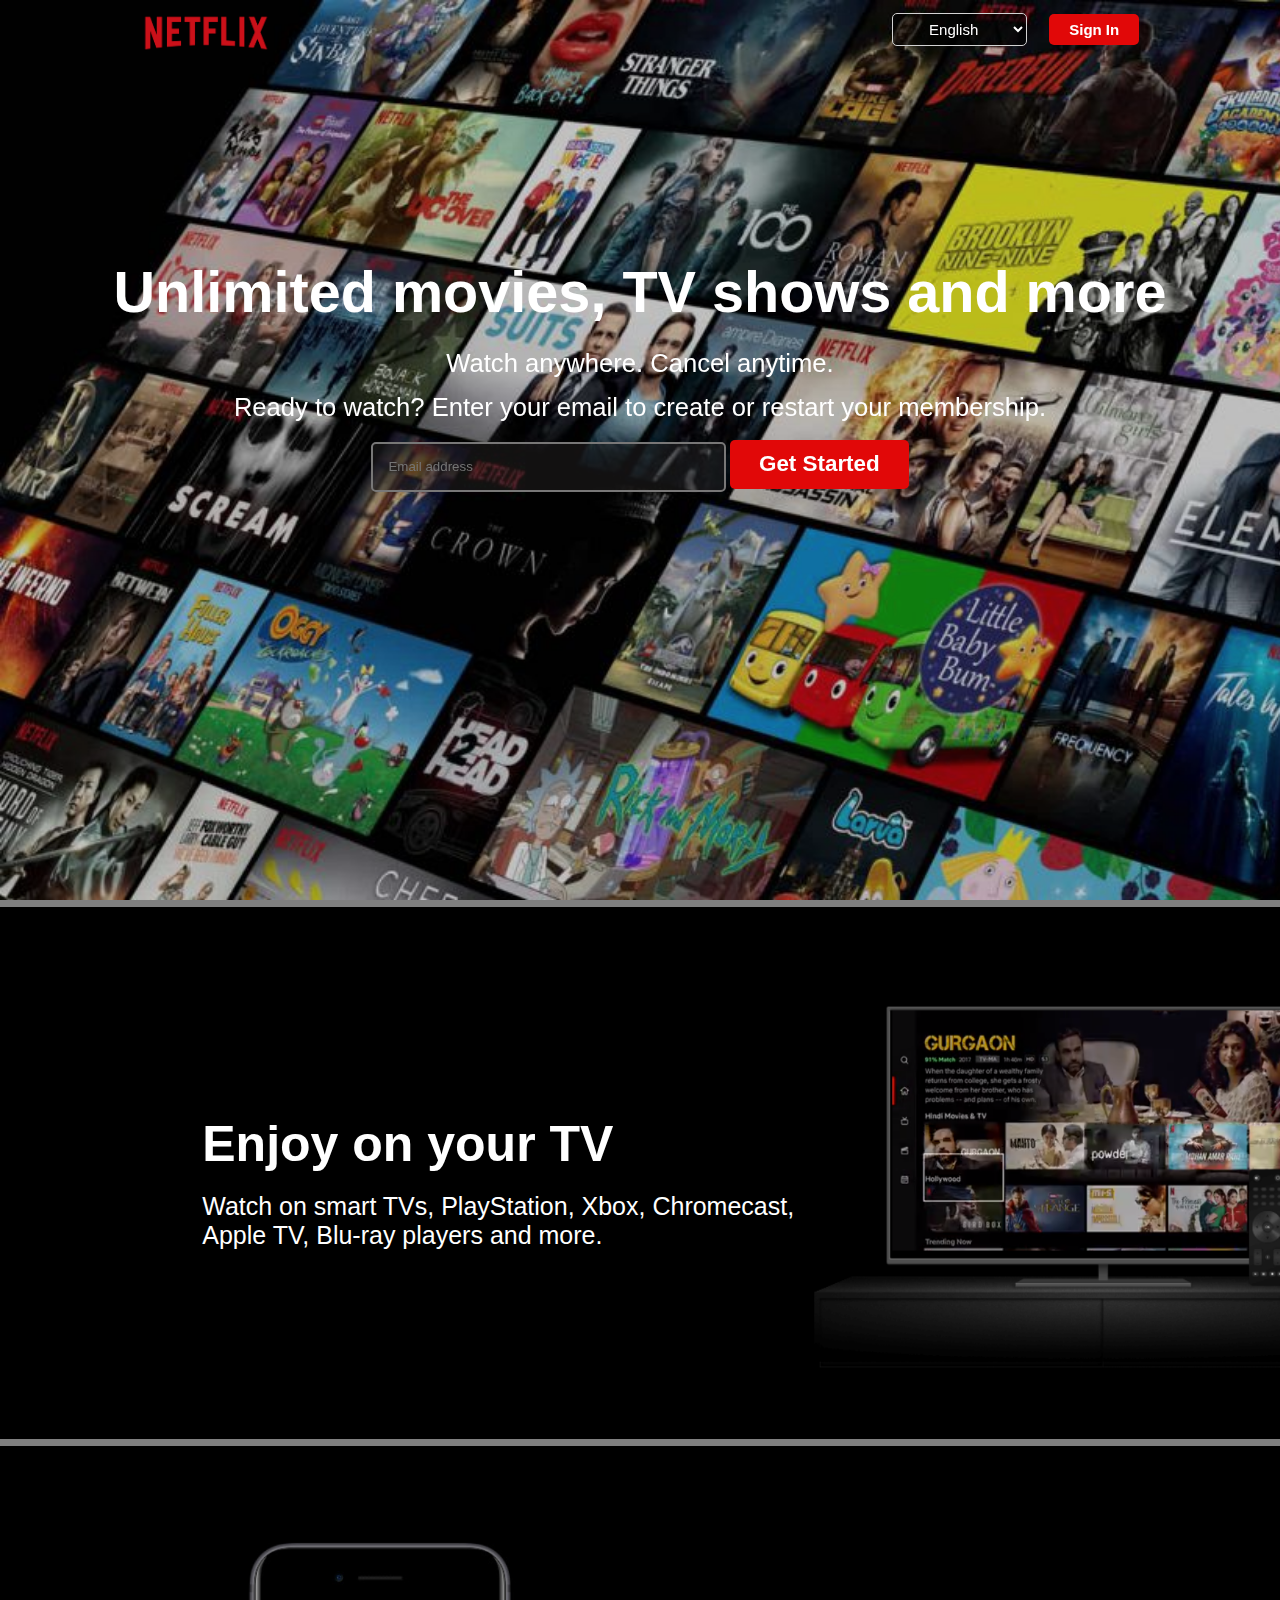
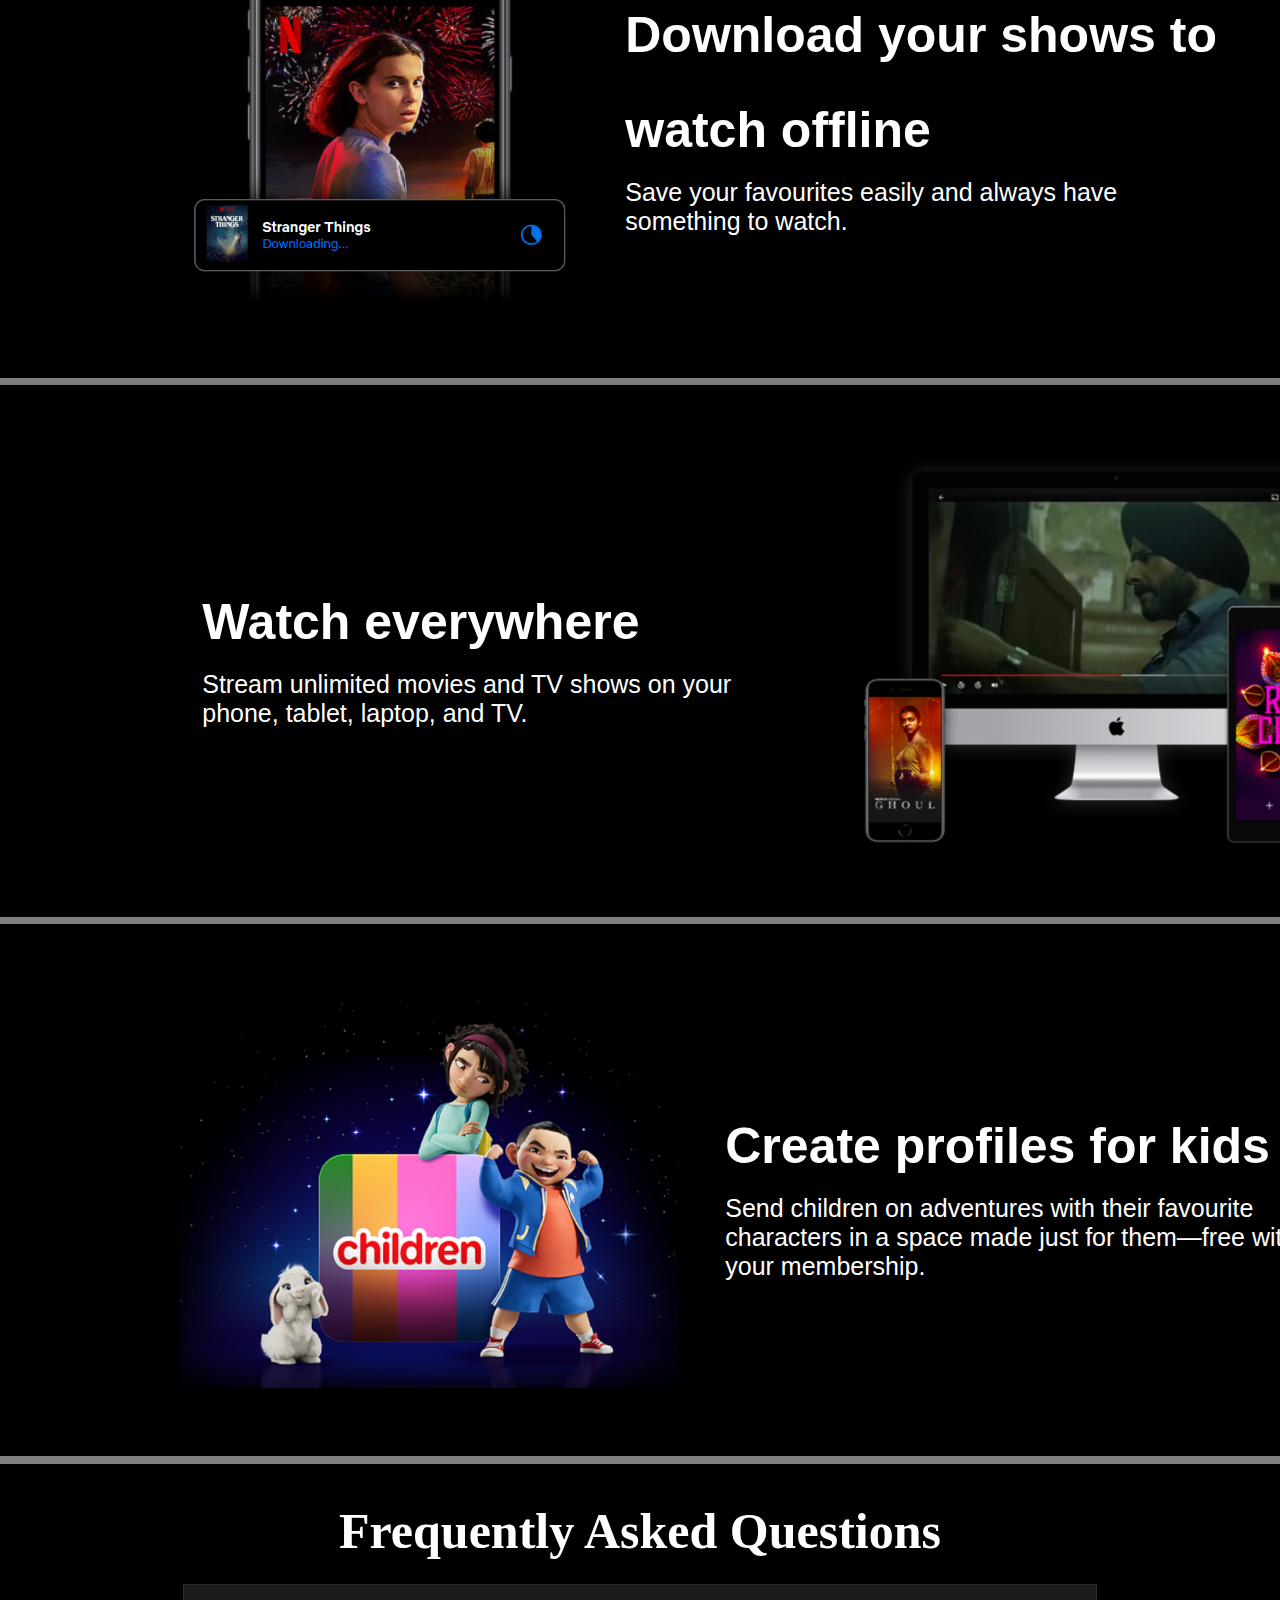
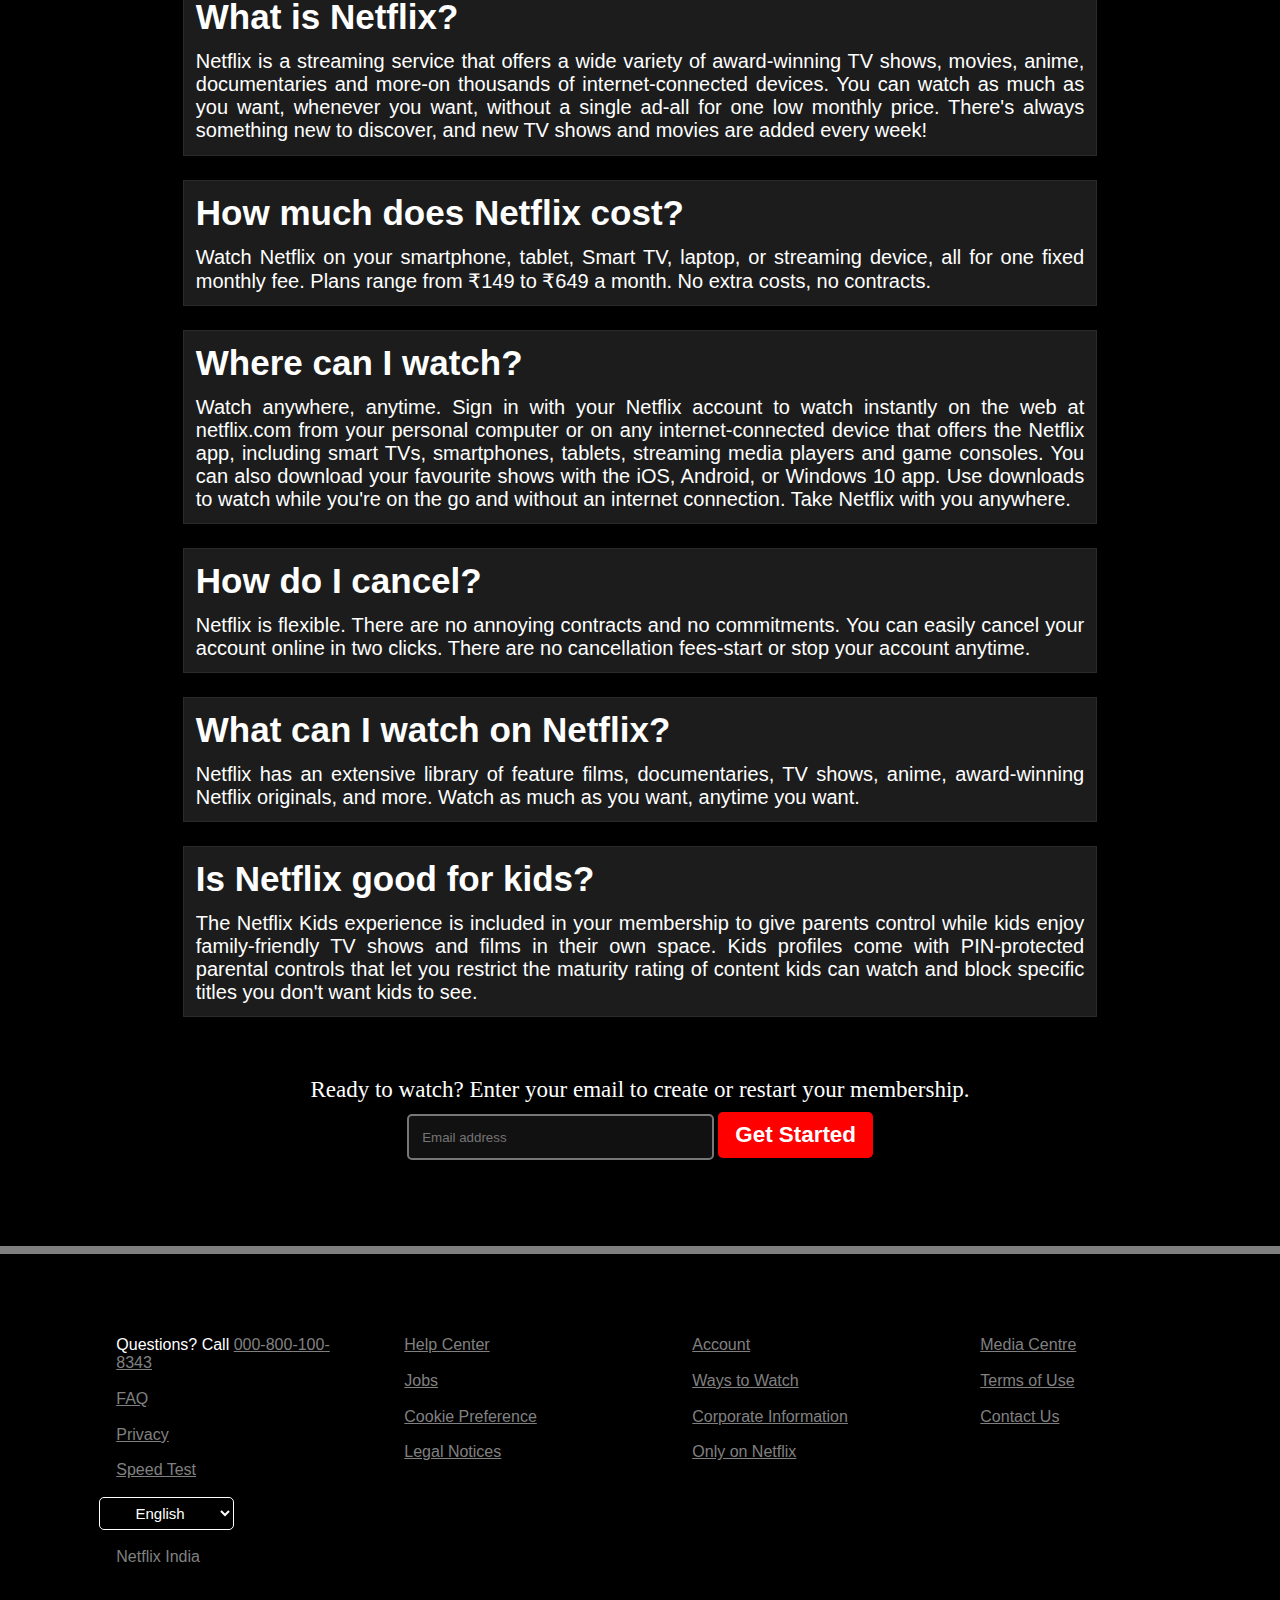
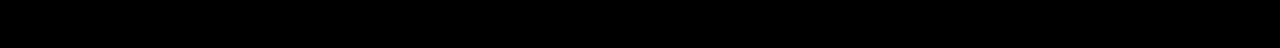
<file: index.html>
<!DOCTYPE html>
<html lang="en">

<head>
    <meta charset="UTF-8">
    <meta name="viewport" content="width=device-width, initial-scale=1.0">
    <title>Netflix - Watch TV Shows Online, Watch Movies Online</title>
    <link rel="icon" href="images/netflixlogo.webp">
    <link rel="stylesheet" href="style.css">
    <link rel="stylesheet" href="https://cdnjs.cloudflare.com/ajax/libs/font-awesome/6.5.1/css/all.min.css"
        integrity="sha512-DTOQO9RWCH3ppGqcWaEA1BIZOC6xxalwEsw9c2QQeAIftl+Vegovlnee1c9QX4TctnWMn13TZye+giMm8e2LwA=="
        crossorigin="anonymous" referrerpolicy="no-referrer" />
</head>

<body>
    <div class="backcolor">
        <div class="container">
            <img src="images/netflix.png" alt="netflix-logo" class="image-logo">
            <div class="dropdown">
                <select class="language">
                    <option value="English">English</option>
                    <option value="हिंदी">हिंदी</option>
                </select>
                <a href="">
                    <button class="signin-btn">Sign In</button>
                </a>
            </div>
        </div>
        <div class="title">
            <h1 class="heading1">Unlimited movies, TV shows and more</h1>
            <p class="sub-heading1">
                Watch anywhere. Cancel anytime. <br> Ready to watch? Enter your email to create or restart your
                membership.
            </p>
            <div class="login-btn">
                <input type="email" placeholder="Email address">
                <button class="started">Get Started
                    <i class="fa-solid fa-chevron-right"></i>
                </button>
            </div>
        </div>
    </div>
    <div class="about">
        <div class="banner">
            <div class="description">
                <h1 class="main-title">Enjoy on your TV</h1>
                <p class="sub-title">Watch on smart TVs, PlayStation, Xbox, Chromecast, Apple TV, Blu-ray players and
                    more.
                </p>
            </div>
            <div class="banner-image">
                <img src="images/banner-1.png" alt="banner-1" width="600" height="400">
            </div>
        </div>
        <div class="banner">
            <div class="description1" style="order: 2;">
                <h1 class="main-title">Download your shows to watch offline</h1>
                <p class="sub-title">Save your favourites easily and always have something to watch.
                </p>
            </div>
            <div class="banner-image1">
                <img src="images/banner-2.png" alt="banner-2" style="order: 1;" width="400" height="400">
            </div>
        </div>
        <div class="banner">
            <div class="description">
                <h1 class="main-title">Watch everywhere</h1>
                <p class="sub-title">Stream unlimited movies and TV shows on your phone, tablet, laptop, and TV.
                </p>
            </div>
            <div class="banner-image">
                <img src="images/banner-3.png" alt="banner-3" width="600" height="400">
            </div>
        </div>
        <div class="banner">
            <div class="description1" style="order: 2;">
                <h1 class="main-title">Create profiles for kids</h1>
                <p class="sub-title">Send children on adventures with their favourite characters in a space made just
                    for
                    them—free with your membership.
                </p>
            </div>
            <div class="banner-image1">
                <img src="images/banner-4.png" alt="banner-1" style="order: 1;" width="500" height="400">
            </div>
        </div>
    </div>
    <div class="questions">
        <h1>Frequently Asked Questions</h1>
        <div class="question">
            <div class="symbol">
                <div>
                    <h3>What is Netflix?</h3>
                </div>
                <div>
                    <button>
                        <span><i class="fa-solid fa-plus"></i></span>
                    </button>
                </div>
            </div>
            <div>
                <p>Netflix is a streaming service that offers a wide variety of
                    award-winning TV
                    shows,
                    movies,
                    anime, documentaries and more-on thousands of internet-connected devices.
                    You can watch as much as you want, whenever you want, without a single ad-all for
                    one
                    low
                    monthly price. There's always something new to discover, and new TV shows and movies
                    are
                    added every week!</p>
            </div>
        </div>
        <div class="question">
            <div class="symbol">
                <div>
                    <h3>How much does Netflix cost?</h3>
                </div>
                <div>
                    <button>
                        <span><i class="fa-solid fa-plus"></i></span>
                    </button>
                </div>
            </div>
            <div>
                <p>Watch Netflix on your smartphone, tablet, Smart TV, laptop, or streaming
                    device, all for
                    one
                    fixed monthly fee. Plans range from ₹149 to ₹649 a month. No extra costs, no
                    contracts.</p>
            </div>
        </div>
        <div class="question">
            <div class="symbol">
                <div>
                    <h3>Where can I watch?</h3>
                </div>
                <div>
                    <button>
                        <span><i class="fa-solid fa-plus"></i></span>
                    </button>
                </div>
            </div>
            <div>
                <p>Watch anywhere, anytime. Sign in with your Netflix account to watch
                    instantly
                    on the web
                    at
                    netflix.com from your personal computer or on any internet-connected device that
                    offers
                    the
                    Netflix app, including smart TVs, smartphones, tablets, streaming media players and
                    game
                    consoles.
                    You can also download your favourite shows with the iOS, Android, or Windows 10 app.
                    Use
                    downloads to watch while you're on the go and without an internet connection. Take
                    Netflix
                    with you anywhere.</p>
            </div>
        </div>
        <div class="question">
            <div class="symbol">
                <div>
                    <h3>How do I cancel?</h3>
                </div>
                <div>
                    <button>
                        <span><i class="fa-solid fa-plus"></i></span>
                    </button>
                </div>
            </div>
            <div>
                <p>Netflix is flexible. There are no annoying contracts and no commitments.
                    You
                    can easily
                    cancel your account online in two clicks. There are no cancellation fees-start or
                    stop
                    your account anytime.</p>
            </div>
        </div>
        <div class="question">
            <div class="symbol">
                <div>
                    <h3>What can I watch on Netflix?</h3>
                </div>
                <div>
                    <button>
                        <span><i class="fa-solid fa-plus"></i></span>
                    </button>
                </div>
            </div>
            <div>
                <p>Netflix has an extensive library of feature films, documentaries, TV
                    shows,
                    anime,
                    award-winning Netflix originals, and more. Watch as much as you want, anytime you
                    want.</p>
            </div>
        </div>
        <div class="question">
            <div class="symbol">
                <div>
                    <h3>Is Netflix good for kids?</h3>
                </div>
                <div>
                    <button>
                        <span><i class="fa-solid fa-plus"></i></span>
                    </button>
                </div>
            </div>
            <div>
                <p>The Netflix Kids experience is included in your membership to give
                    parents
                    control while
                    kids
                    enjoy family-friendly TV shows and films in their own space.
                    Kids profiles come with PIN-protected parental controls that let you restrict the
                    maturity
                    rating of content kids can watch and block specific titles you don't want kids to
                    see.</p>
            </div>
        </div>
        <div class="last-email">
            <p>Ready to watch? Enter your email to create or restart your membership.</p>
            <div class="login-btn">
                <input type="email" placeholder="Email address">
                <button>Get Started
                    <i class="fa-solid fa-chevron-right"></i>
                </button>
            </div>
        </div>
    </div>
    <footer class="footer">
        <div class="navbar">
            <p>Questions? Call <a href="">000-800-100-8343</a></p>
            <p><a href="">FAQ</a></p>
            <p><a href="">Privacy</a></p>
            <p><a href="">Speed Test</a></p>
            <select class="language">
                <option value="English">English</option>
                <option value="हिंदी">हिंदी</option>
            </select>
            <p style="color: grey;">Netflix India</p>
        </div>
        <div class="navbar">
            <p><a href="">Help Center</a></p>
            <p><a href="">Jobs</a></p>
            <p><a href="">Cookie Preference</a></p>
            <p><a href="">Legal Notices</a></p>
        </div>
        <div class="navbar">
            <p><a href="">Account</a></p>
            <p><a href="">Ways to Watch</a></p>
            <p><a href="">Corporate Information</a></p>
            <p><a href="">Only on Netflix</a></p>
        </div>
        <div class="navbar">
            <p><a href="">Media Centre</a></p>
            <p><a href="">Terms of Use</a></p>
            <p><a href="">Contact Us</a></p>
        </div>
    </footer>
</body>

</html>
</file>
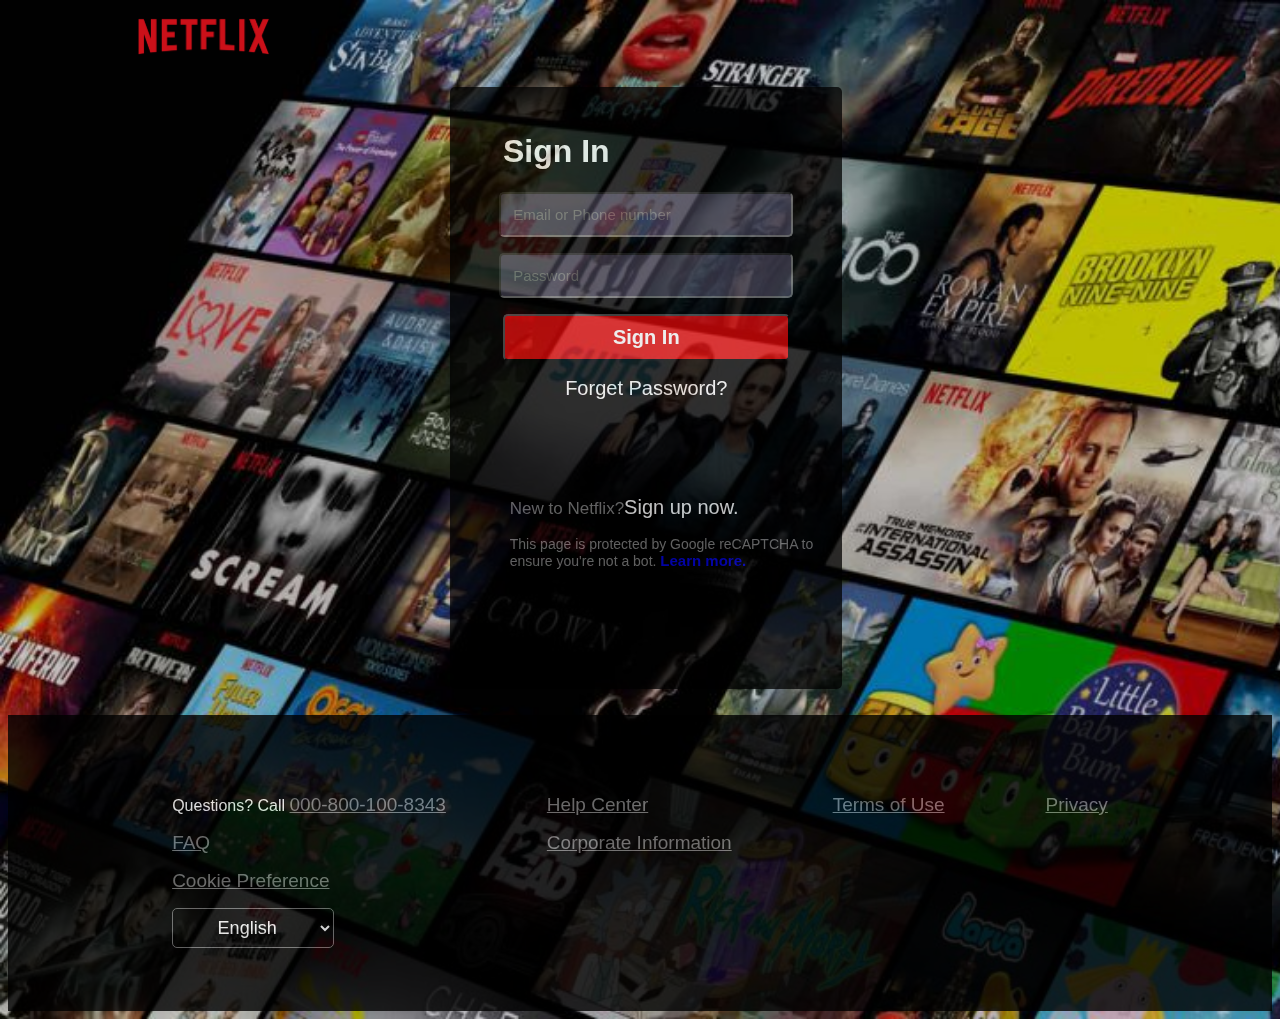
<file: login.html>
<!DOCTYPE html>
<html lang="en">

<head>
    <meta charset="UTF-8">
    <meta name="viewport" content="width=device-width, initial-scale=1.0">
    <title>Netflix Login Page</title>
    <link rel="icon" href="images/netflixlogo.webp">
    <style>
        body {
            background-image: url("images/netflix-image.jpg");
            min-height: 100vh;
            background-size: cover;
            color: white;
            filter: saturate(85%);
        }

        .image-logo {
            width: 11%;
            margin-left: 10%;
            margin-top: 7px;
        }

        .login-form {
            margin-top: 2%;
            padding: 2%;
            background-color: black;
            opacity: 0.75;
            color: white;
            width: 27%;
            text-align: center;
            margin-left: 35%;
            border-radius: 5px;
        }

        .login-form h1 {
            text-align: left;
            margin-left: 8%;
            font-family: 'Gill Sans', 'Gill Sans MT', Calibri, 'Trebuchet MS', sans-serif;
        }

        .login-form input {
            width: 78%;
            padding: 3.5%;
            background-color: rgb(63, 59, 79);
            color: white;
            font-size: 15px;
            border-radius: 5px;
        }

        .login-form .signin {
            width: 84%;
            font-size: 20px;
            font-weight: 600;
            background-color: red;
            color: white;
            padding: 3%;
            border-radius: 5px;
            font-family: 'Gill Sans', 'Gill Sans MT', Calibri, 'Trebuchet MS', sans-serif;
        }

        /* .login-form .signin:hover {
            background-color: white;
            color: red;
        } */

        .login-form .description {
            text-align: left;
            margin: 28% 0% 28% 10%;
        }

        .description p {
            text-decoration: none;
            font-size: 17px;
            font-family: 'Gill Sans', 'Gill Sans MT', Calibri, 'Trebuchet MS', sans-serif;
            color: grey;
        }

        .login-form a {
            text-decoration: none;
            font-size: 20px;
            color: white;
            font-family: 'Gill Sans', 'Gill Sans MT', Calibri, 'Trebuchet MS', sans-serif;
        }

        .description .recaptcha {
            font-size: 14px;
        }

        .description .learn {
            color: blue;
            font-size: 15px;
            font-weight: 600;
        }

        .footer {
            display: flex;
            justify-content: space-evenly;
            padding: 5%;
            margin-top: 2%;
            background-color: black;
            opacity: 0.8;
            color: white;
            font-family: 'Gill Sans', 'Gill Sans MT', Calibri, 'Trebuchet MS', sans-serif;
        }

        .navbar a {
            color: grey;
            font-size: 19px;
        }

        .language {
            background-color: rgba(0, 0, 0, 0.6);
            color: white;
            border-radius: 5px;
            padding: 8px;
            width: 18vh;
            text-align: center;
            font-size: 18px;
            margin-right: 18px;
        }
    </style>
</head>

<body>
    <div class="container">
        <img src="images/netflix.png" alt="netflix-logo" class="image-logo">
    </div>
    <div class="login-form">
        <h1>Sign In</h1>
        <p><input type="email" placeholder="Email or Phone number"></p>
        <p><input type="password" placeholder="Password"></p>
        <button class="signin">Sign In</button>
        <p><a href="">Forget Password?</a></p>
        <div class="description">
            <!-- <input type="checkbox"><span>Remember me</span> -->
            <p>New to Netflix?<a href="index.html">Sign up now.</a></p>
            <p class="recaptcha">This page is protected by Google reCAPTCHA to <br> ensure you're not a bot. <a href=""
                    class="learn"> Learn more.</a>
            </p>
        </div>
    </div>
    <footer class="footer">
        <div class="navbar">
            <p>Questions? Call <a href="">000-800-100-8343</a></p>
            <p><a href="">FAQ</a></p>
            <p><a href="">Cookie Preference</a></p>
            <select class="language">
                <option value="English">English</option>
                <option value="हिंदी">हिंदी</option>
            </select>
        </div>
        <div class="navbar">
            <p><a href="">Help Center</a></p>
            <p><a href="">Corporate Information</a></p>
        </div>
        <div class="navbar">
            <p><a href="">Terms of Use</a></p>
        </div>
        <div class="navbar">
            <p><a href="">Privacy</a></p>
        </div>
    </footer>
</body>

</html>
</file>
<file: style.css>
* {
    margin: 0;
    padding: 0;
    border: 0;
}

body {
    background-color: rgba(0, 0, 0, 0.5);
}

.backcolor {
    background-image: url("images/netflix-image.jpg");
    min-height: 100vh;
    background-size: cover;
    color: white;
    filter: saturate(85%);
}

.backgroundimg {
    width: 100%;
}

.container {
    display: flex;
    justify-content: space-between;
    padding: 1% 11% 0% 11%;
}

.image-logo {
    width: 13%;
}

.language {
    background-color: rgba(0, 0, 0, 0.6);
    border: 1px solid lightgrey;
    color: white;
    border-radius: 5px;
    padding: 6px;
    width: 15vh;
    text-align: center;
    font-size: 15px;
    margin-right: 18px;
}

.signin-btn {
    background-color: red;
    color: white;
    border-radius: 5px;
    padding: 7px;
    width: 10vh;
    font-size: 15px;
    font-weight: 600;
}

.title {
    text-align: center;
    margin-top: 15%;
    line-height: 1.7;
}

.heading1 {
    font-size: 3.6rem;
    font-weight: bolder;
    font-family: 'Gill Sans', 'Gill Sans MT', Calibri, 'Trebuchet MS', sans-serif;
}

.sub-heading1 {
    font-size: 1.6rem;
    font-family: 'Gill Sans', 'Gill Sans MT', Calibri, 'Trebuchet MS', sans-serif;
}

.heading1 {
    color: white;
}

.sub-heading1 {
    color: white;
}

.heading1-description {
    color: white;
}

.login-btn input {
    padding: 1.2%;
    width: 25%;
    background-color: rgba(36, 34, 34, 0.5);
    border: 2px solid rgb(120, 119, 119);
    border-radius: 5px;
    margin-top: 1%;
}

.login-btn button {
    width: 14%;
    padding: 0.9%;
    font-size: 1.4rem;
    font-weight: 700;
    background-color: red;
    color: white;
    border-radius: 5px;
}
.login-btn button:hover{
    opacity: 0.9;
    cursor: pointer;
}

.description {
    margin-left: 12%;
}

.description1 {
    margin: 0% 5% 0% 4%;
}

.banner {
    display: flex;
    justify-content: space-evenly;
    align-items: center;
    padding: 2%;
    background-color: black;
    margin-top: 7px;
    padding: 5%;
}

.main-title {
    width: 600px;
    font-size: 50px;
    line-height: 1.9;
    font-weight: 900;
    color: white;
    font-family: 'Gill Sans', 'Gill Sans MT', Calibri, 'Trebuchet MS', sans-serif;
}

.sub-title {
    font-size: 25px;
    color: white;
    font-family: 'Gill Sans', 'Gill Sans MT', Calibri, 'Trebuchet MS', sans-serif;
}

.banner-image {
    margin-right: 12%;
}

.banner-image1 {
    margin-left: 10%;
}

.questions {
    padding: 3%;
    background-color: black;
    color: white;
    margin-top: 8px;
}

.questions h1 {
    text-align: center;
    font-size: 50px;
    font-weight: bold;
}

.question {
    margin: 2% 12% 1% 12%;
    padding: 1%;
    background-color: rgba(55, 55, 55, 0.5);
    border: 1px solid rgba(55, 55, 55, 0.5);
}

.symbol {
    display: flex;
    justify-content: space-between;
}
.symbol button{
    padding: 30%;
    background-color: rgba(55, 55, 55, 0.5);;
    color: white;
}

.symbol h3 {
    font-size: 35px;
    margin-bottom: 13px;
    font-family: 'Gill Sans', 'Gill Sans MT', Calibri, 'Trebuchet MS', sans-serif;
}

.question p {
    font-size: 20px;
    text-align: justify;
    font-family: 'Gill Sans', 'Gill Sans MT', Calibri, 'Trebuchet MS', sans-serif;
}

.last-email {
    padding: 4%;
    text-align: center;
}

.last-email p {
    font-size: 23px;
}

.footer {
    display: flex;
    justify-content: space-evenly;
    padding: 5%;
    margin-top: 8px;
    background-color: black;
    color: white;
    font-family: 'Gill Sans', 'Gill Sans MT', Calibri, 'Trebuchet MS', sans-serif;
}

.navbar {
    width: 40%;
    margin-left: 3%;
}

.navbar .language {
    border: 1px solid white;
}

.navbar p {
    margin: 7%;
}

.navbar p a {
    color: grey;
}
</file>
